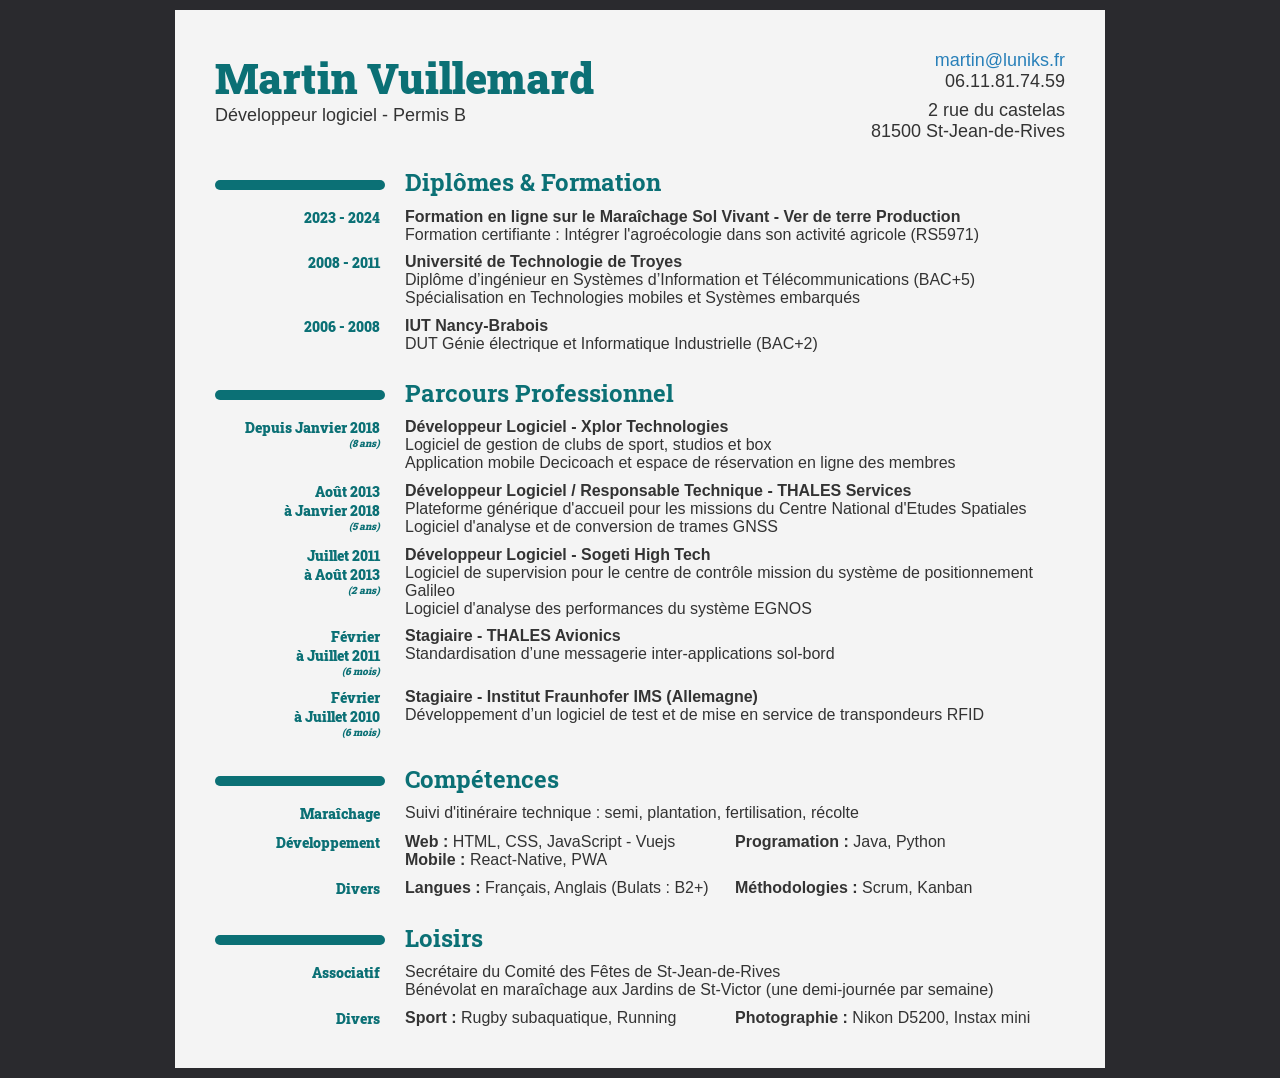
<file: data/CV-M.Vuillemard-2025.html>
<!DOCTYPE html>
<html lang="fr">
<head>
    <meta charset="UTF-8">
    <title>CV - Martin Vuillemard</title>
    <link href="https://fonts.googleapis.com/css2?family=Roboto+Slab:wght@700&display=swap" rel="stylesheet">
    <style>
        :root {
            --main-color: #0b7075;
        }

        html {
            background-color: #2a2a2e;
            padding-top: 10px;
            padding-bottom: 10px;
        }

        body {
            max-width: 850px;
            font-family: Calibri, sans-serif;
            margin: auto;
            padding: 2.5rem;
            background-color: #f4f4f4;
            color: #333;
        }   

        a {
            color: #2980b9;
            text-decoration: none;
        }

        .bold {
            font-weight: bold;
        }

        .small {
            font-style: italic;
            font-size: x-small;
        }

        .highlight {
            color: var(--main-color);
        }
    
        .mb-default {
            margin-bottom: 0.5rem;
        }

        .flex {
            display: flex;
        }

        header {
            justify-content: space-between;
        }

        header h1 {
            color: var(--main-color);
            margin: 0;
            font-size: 42px;
            font-weight: 900;
            font-family: 'Roboto Slab', serif;
        }

        header h2 {
            margin: 0;
            font-size: large;
            font-weight: 500;
        }

        header .info > div {
            display: flex;
            flex-direction: column;
            align-items: end;
            font-size: large;
        }

        section {
            display: grid;
            grid-template-columns: 1fr 4fr;
            justify-content: stretch;
            align-content: stretch;
            margin-top: 1.5rem;
            column-gap: 25px;
            row-gap: 0.6rem;
        }

        section .title {
            color: var(--main-color);
            font-weight: 900;
            font-size: 14px;
            justify-self: end;
            grid-column: 1;
            display: flex;
            flex-direction: column;
            align-items: end;
            font-family: 'Roboto Slab', serif;
        }

        section h3::before {
            content: '';
            display: inline-block;
            width: 20%;
            height: 10px;
            background-color: var(--main-color);
            margin-right: 20px;
            vertical-align: middle;
            border-radius: 6px;
        }

        section h3 {
            margin: 0;
            color: var(--main-color);
            grid-column: 1 / -1;
            font-size: 24px;
            font-family: 'Roboto Slab', serif;
        }

        section .inner-grid {
            display: grid;
            grid-template-columns: 1fr 1fr;
        }

        @media print {
            html {
                margin: 0;
                padding: 0;
                background-color: transparent;
            }
            body {
                margin: 0;
                padding: 0;
                font-size: 15px;
                background-color: transparent;
            }
        }
    </style>
</head>
<body>
    <header class="flex">
        <div>
            <h1>Martin Vuillemard</h1>
            <h2>Développeur logiciel - Permis B</h2>
        </div>
        <div class="info">
            <div class="mb-default">
                <div><a href="mailto:martin@luniks.fr">martin@luniks.fr</a></div>
                <div>06.11.81.74.59</div>
            </div>
            <div>
                <div>2 rue du castelas</div>
                <div>81500 St-Jean-de-Rives</div>
            </div>
        </div>
    </header>

    <section>
        <h3>Diplômes & Formation</h3>
        <div class="title">2023 - 2024</div>
        <div>
            <div class="bold">Formation en ligne sur le Maraîchage Sol Vivant - Ver de terre Production</div>
            <div>Formation certifiante : Intégrer l'agroécologie dans son activité agricole (RS5971)</div>
        </div>
        <div class="title">2008 - 2011</div>
        <div>
            <div class="bold">Université de Technologie de Troyes</div>
            <div>Diplôme d’ingénieur en Systèmes d’Information et Télécommunications (BAC+5)</div>
            <div>Spécialisation en Technologies mobiles et Systèmes embarqués</div>
        </div>
        <div class="title">2006 - 2008</div>
        <div>
            <div class="bold">IUT Nancy-Brabois</div>
            <div>DUT Génie électrique et Informatique Industrielle (BAC+2)</div>
        </div>
    </section>

    <section>
        <h3>Parcours Professionnel</h3>
        <div class="title">
            <div>Depuis Janvier 2018</div>
            <div class="small">(8 ans)</div>
        </div>
        <div>
            <div class="bold">Développeur Logiciel - Xplor Technologies</div>
            <div>Logiciel de gestion de clubs de sport, studios et box</div>
            <div>Application mobile Decicoach et espace de réservation en ligne des membres</div>
        </div>
        <div class="title">
            <div>Août 2013</div>
            <div>à Janvier 2018</div>
            <div class="small">(5 ans)</div>
        </div>
        <div>
            <div class="bold">Développeur Logiciel / Responsable Technique - THALES Services</div>
            <div>Plateforme générique d'accueil pour les missions du Centre National d'Etudes Spatiales</div>
            <div>Logiciel d'analyse et de conversion de trames GNSS</div>
        </div>
        <div class="title">
            <div>Juillet 2011</div>
            <div>à Août 2013</div>
            <div class="small">(2 ans)</div>
        </div>
        <div>
            <div class="bold">Développeur Logiciel - Sogeti High Tech</div>
            <div>Logiciel de supervision pour le centre de contrôle mission du système de positionnement Galileo</div>
            <div>Logiciel d'analyse des performances du système EGNOS</div>
        </div>
        <div class="title">
            <div>Février</div>
            <div>à Juillet 2011</div>
            <div class="small">(6 mois)</div>
        </div>
        <div>
            <div class="bold">Stagiaire - THALES Avionics</div>
            <div>Standardisation d’une messagerie inter-applications sol-bord</div>
        </div>
        <div class="title">
            <div>Février</div>
            <div>à Juillet 2010</div>
            <div class="small">(6 mois)</div>
        </div>
        <div>
            <div class="bold">Stagiaire - Institut Fraunhofer IMS (Allemagne)</div>
            <div>Développement d’un logiciel de test et de mise en service de transpondeurs RFID</div>
        </div>
    </section>

    <section>
        <h3>Compétences</h3>
        <div class="title">Maraîchage</div>
        <div>Suivi d'itinéraire technique : semi, plantation, fertilisation, récolte</div>
        <div class="title">Développement</div>
        <div class="inner-grid">
            <div><span class="bold">Web :</span> HTML, CSS, JavaScript - Vuejs</div>
            <div><span class="bold">Programation :</span> Java, Python</div>
            <div><span class="bold">Mobile :</span> React-Native, PWA</div>
        </div>
        <div class="title">Divers</div>
        <div class="inner-grid">
            <div><span class="bold">Langues :</span> Français, Anglais (Bulats : B2+)</div>
            <div><span class="bold">Méthodologies :</span> Scrum, Kanban</div>
        </div>
    </section>

    <section>
        <h3>Loisirs</h3>
        <div class="title">Associatif</div>
        <div>
            <div>Secrétaire du Comité des Fêtes de St-Jean-de-Rives</div>
            <div>Bénévolat en maraîchage aux Jardins de St-Victor (une demi-journée par semaine)</div>
        </div>
        <div class="title">Divers</div>
        <div class="inner-grid">
            <div>
                <div><span class="bold">Sport : </span>Rugby subaquatique, Running</div>
            </div>
            <div>
                <div><span class="bold">Photographie : </span>Nikon D5200, Instax mini</div>
            </div>
        </div>
    </section>
</body>
</html>
</file>
